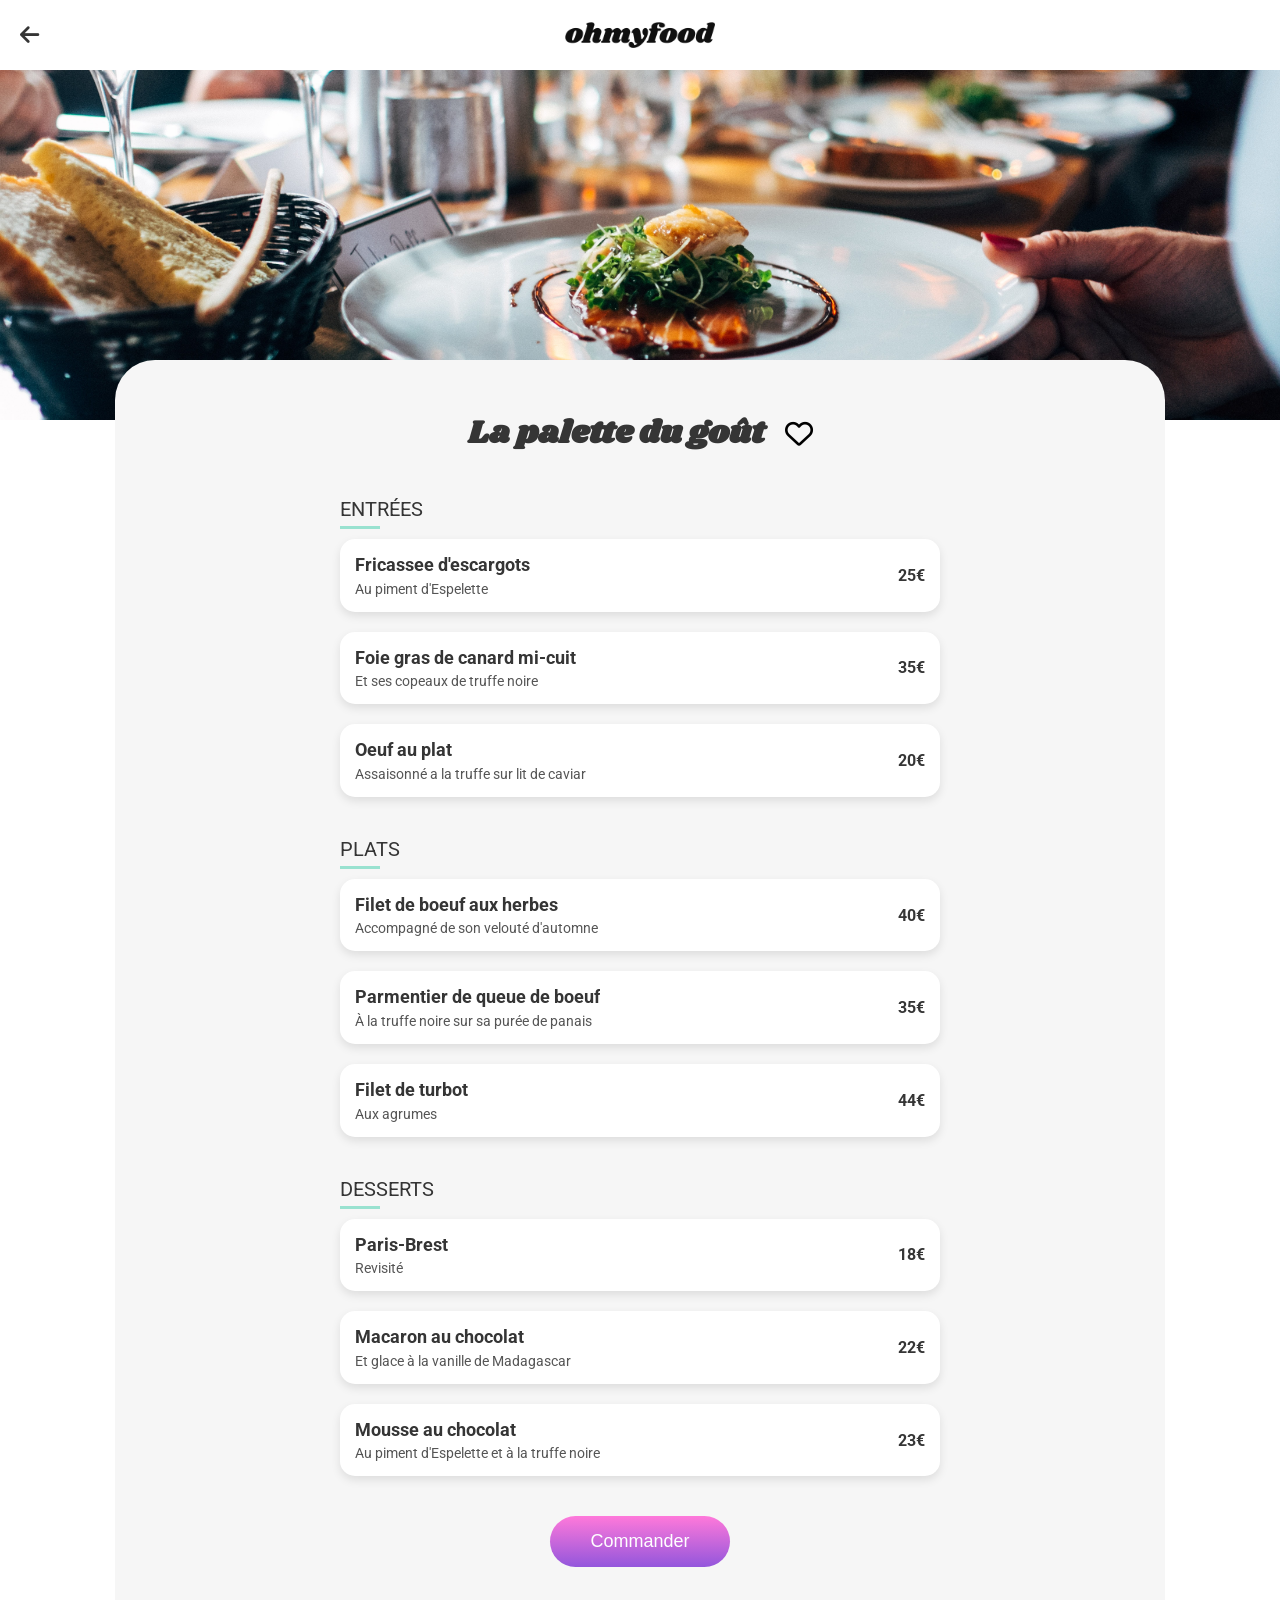
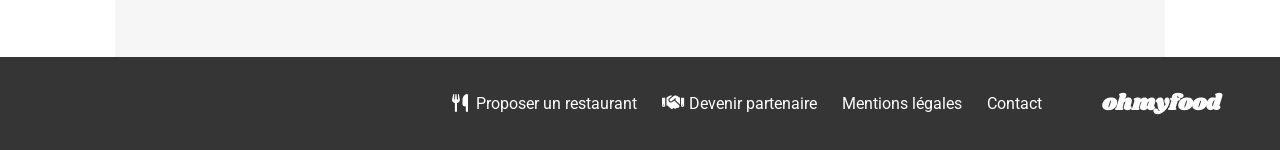
<file: menu1.html>
<!DOCTYPE html>
<html lang="fr">
<head>
  <meta charset="UTF-8">
  <meta name="viewport" content="width=device-width, initial-scale=1.0">
  <title>Ohmyfood - La palette du goût</title>

      <!-- Polices Google -->
  <link rel="preconnect" href="https://fonts.googleapis.com">
  <link rel="preconnect" href="https://fonts.gstatic.com" crossorigin>
  <link href="https://fonts.googleapis.com/css2?family=Roboto:wght@300;400;500;700&family=Shrikhand&display=swap" rel="stylesheet">

  <!-- Font Awesome -->
  <link rel="stylesheet" href="https://cdnjs.cloudflare.com/ajax/libs/font-awesome/6.5.0/css/all.min.css">

      <!-- Ton CSS -->    
  <link rel="stylesheet" href="assets/css/main.css">
</head>

<body>
    
  <!-- HEADER -->  <!-- BOUTON DE RETOUR -->

  <header class="header">

      <a href="index.html" class="back-button" aria-label="Retour à l'accueil">
    <i class="fa-solid fa-arrow-left"></i>
    </a>

    <a href="index.html" class="header__logo">
      <img src="assets/images/logo/ohmyfood.png" alt="Logo Ohmyfood">
    </a>
  </header>

  <main class="menu-page">

    <!-- IMAGE DU RESTAURANT -->
    <div class="restaurant-banner">
              <img src="assets/images/restaurants/jay-wennington-N_Y88TWmGwA-unsplash.jpg" alt="La palette du goût">
    </div>

    <div class="menu-content">

    <!-- TITRE + COEUR -->
    <section class="restaurant-header">
      <h1 class="restaurant-title">La palette du goût</h1>
      <button class="like-button" aria-label="Ajouter ce restaurant aux favoris">
         <i class="fa-regular fa-heart heart"></i>
      </button>
    </section>

    <!-- MENU -->
    <section class="menu">

      <h2 class="menu-section-title">Entrées</h2>
      <div class="menu-items">

        <article class="menu-card">
          <div class="menu-card__text">
            <h3>Fricassee d'escargots</h3>
            <p>Au piment d'Espelette</p>
          </div>
          <span class="menu-card__price">25€</span>
          <div class="menu-card__check">
            <i class="fa-solid fa-circle-check"></i>
            </div>
    </article>
        
    <article class="menu-card">
        <div class="menu-card__text">
        <h3>Foie gras de canard mi-cuit</h3>
        <p>Et ses copeaux de truffe noire</p>
      </div>
        <span class="menu-card__price">35€</span>
        <div class="menu-card__check">
            <i class="fa-solid fa-circle-check"></i>
            </div>
      </article>

        <article class="menu-card">
            <div class="menu-card__text">
            <h3>Oeuf au plat</h3>
            <p>Assaisonné a la truffe sur lit de caviar</p>
            </div>
            <span class="menu-card__price">20€</span>
            <div class="menu-card__check">
                <i class="fa-solid fa-circle-check"></i>
                </div>
        </article>
        </div>

      <h2 class="menu-section-title">Plats</h2>
      <div class="menu-items">

        <article class="menu-card">
        <div class="menu-card__text">
        <h3>Filet de boeuf aux herbes</h3>
        <p>Accompagné de son velouté d'automne</p>
      </div>

        <span class="menu-card__price">40€</span>

        <div class="menu-card__check">
            <i class="fa-solid fa-circle-check"></i>
            </div>

      </article>

        <article class="menu-card">
            <div class="menu-card__text">
            <h3>Parmentier de queue de boeuf</h3>
            <p>À la truffe noire sur sa purée de panais</p>
          </div>
            <span class="menu-card__price">35€</span>
            <div class="menu-card__check">
                <i class="fa-solid fa-circle-check"></i>
                </div>
        </article>

        <article class="menu-card">
           <div class="menu-card__text">
            <h3>Filet de turbot</h3>
            <p>Aux agrumes</p>
           </div>
           <span class="menu-card__price">44€</span>
           <div class="menu-card__check">
          <i class="fa-solid fa-circle-check"></i>
            </div>
        </article>
        <!-- plats -->
      </div>

      <h2 class="menu-section-title">Desserts</h2>
      <div class="menu-items">

          <article class="menu-card">
            <div class="menu-card__text">
            <h3>Paris-Brest</h3>
            <p>Revisité</p>
            </div>
            <span class="menu-card__price">18€</span>
            <div class="menu-card__check">
                <i class="fa-solid fa-circle-check"></i>
                </div>
        </article> 

        <article class="menu-card">
            <div class="menu-card__text">
            <h3>Macaron au chocolat</h3>
            <p>Et glace à la vanille de Madagascar</p>
            </div>
            <span class="menu-card__price">22€</span>
            <div class="menu-card__check">
                <i class="fa-solid fa-circle-check"></i>
                </div>
        </article>

        <article class="menu-card">
        <div class="menu-card__text">
        <h3>Mousse au chocolat</h3>
        <p>Au piment d'Espelette et à la truffe noire</p>
        </div>
        <span class="menu-card__price">23€</span>
        <div class="menu-card__check">
        <i class="fa-solid fa-circle-check"></i>
        </div>
        </article>

      </div>

    </section>

    <section class="button">
        <button class="order-button">Commander</button>
    </section>
      </div>

  </main>

 <!-- FOOTER -->
  <footer class="footer">
    <ul class="footer__links">
      <li><a href="#">      
      <i class="fa-solid fa-utensils"></i>
      Proposer un restaurant
    </a></li>
      <li><a href="#"></a>
        <i class="fa-solid fa-handshake"></i>
         Devenir partenaire
        </li>
      <li><a href="#">Mentions légales</a></li>
      <li><a href="mailto:contact@ohmyfood.com">Contact</a></li>

    </ul>
    <h2 class="footer__logo">ohmyfood</h2>

  </footer>

<script src="assets/js/menu.js"></script>

</body>
</html>
</file>
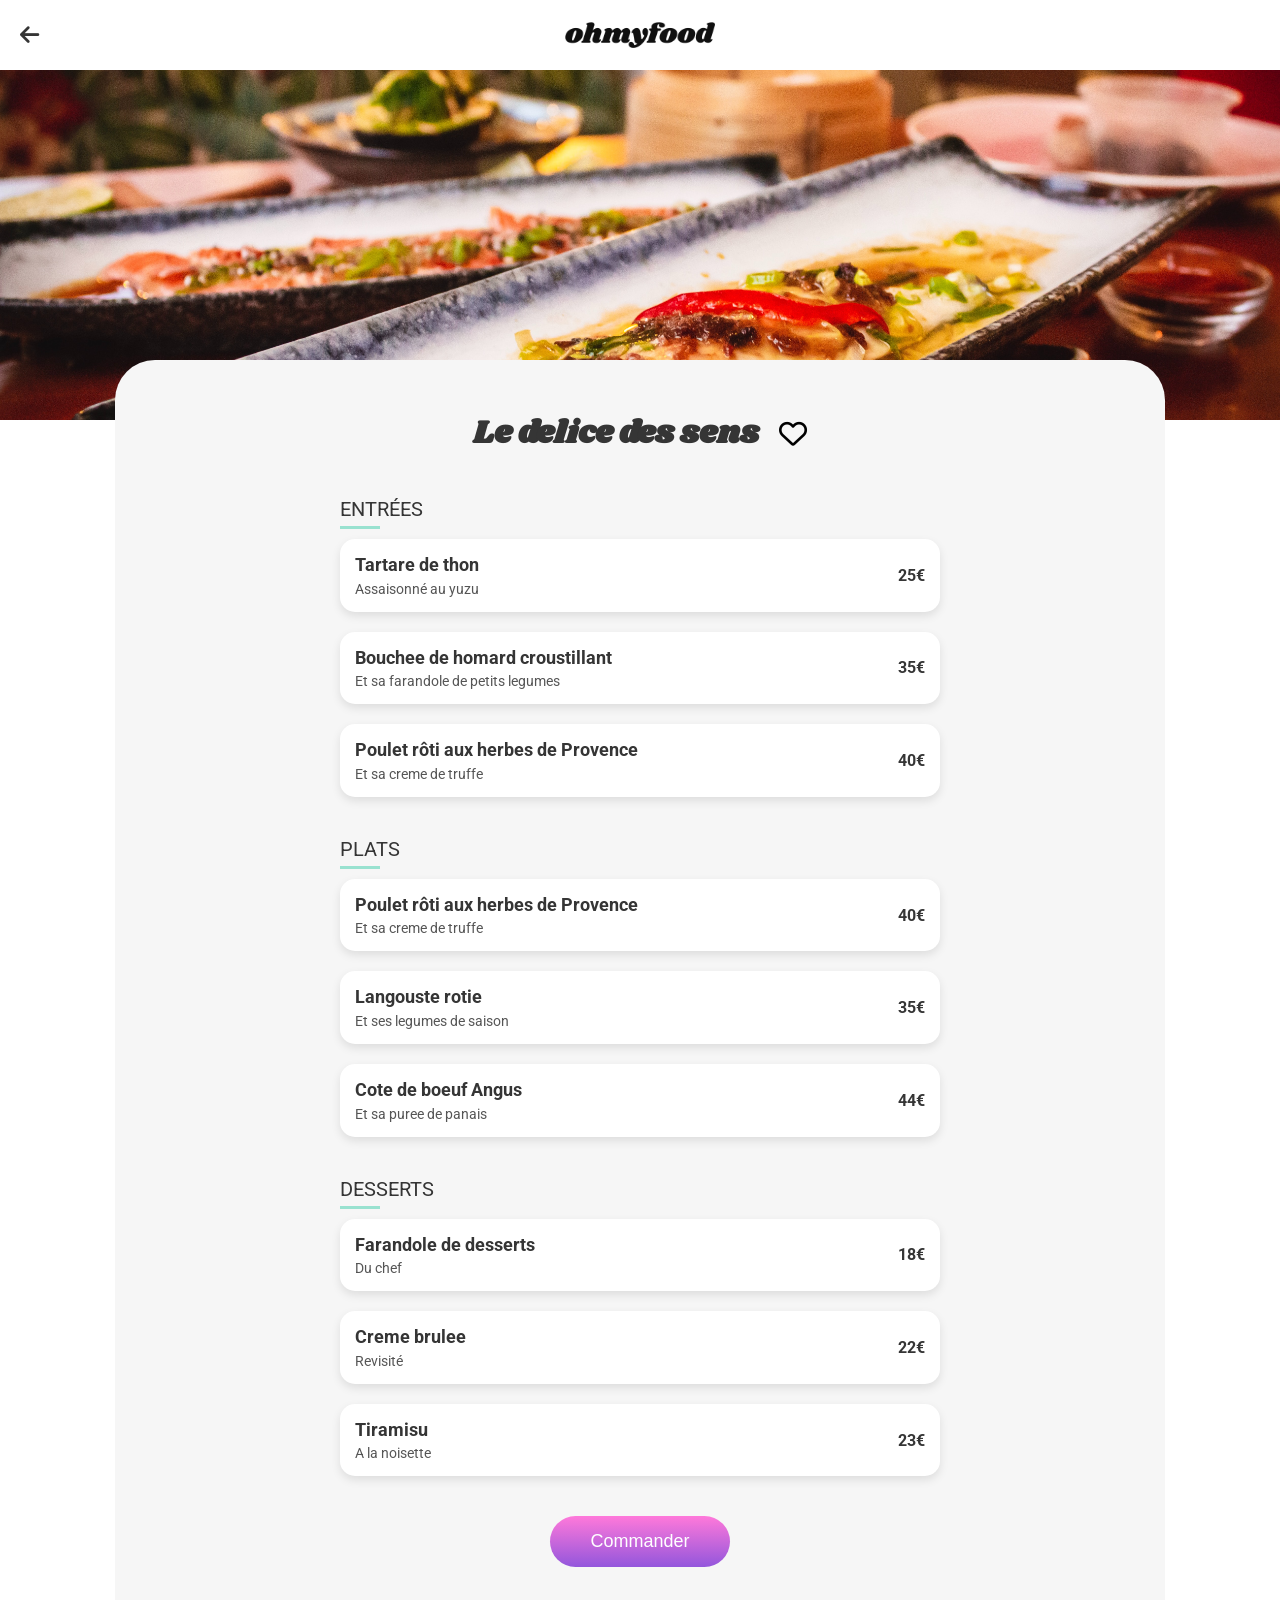
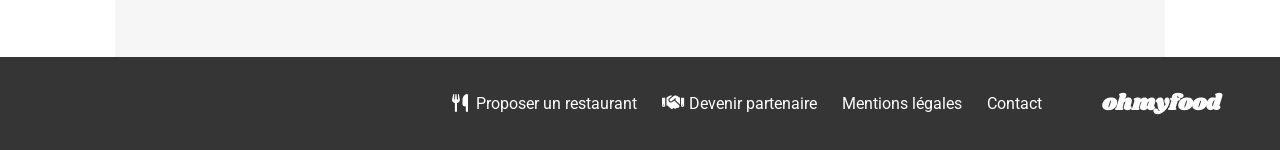
<file: menu2.html>
<!DOCTYPE html>
<html lang="fr">
<head>
  <meta charset="UTF-8">
  <meta name="viewport" content="width=device-width, initial-scale=1.0">
  <title>Ohmyfood - Le delice des sens</title>

      <!-- Polices Google -->
  <link rel="preconnect" href="https://fonts.googleapis.com">
    <link rel="preconnect" href="https://fonts.gstatic.com" crossorigin>
    <link href="https://fonts.googleapis.com/css2?family=Roboto:wght@300;400;500;700&family=Shrikhand&display=swap" rel="stylesheet">

    <!-- Font Awesome -->
  <link rel="stylesheet" href="https://cdnjs.cloudflare.com/ajax/libs/font-awesome/6.5.0/css/all.min.css">

    <!-- Ton CSS -->    
  <link rel="stylesheet" href="assets/css/main.css">
</head>

<body>

     <!-- HEADER -->   <!-- BOUTON DE RETOUR -->

  <header class="header">

    <a href="index.html" class="back-button" aria-label="Retour à l'accueil">
    <i class="fa-solid fa-arrow-left"></i>
  </a>
    <a href="index.html">
        <img src="assets/images/logo/ohmyfood.png" alt="Logo Ohmyfood" class="header__logo">
    </a>
    </header>

    <main>
        <!-- IMAGE DU RESTAURANT -->
        <div class="restaurant-banner">
            <img src="assets/images/restaurants/louis-hansel-shotsoflouis-qNBGVyOCY8Q-unsplash.jpg" alt="Le delice des sens">
        </div>
      <div class="menu-content">

        <!-- TITRE + COEUR -->
         <section class="restaurant-header">
            <h1 class="restaurant-title">Le delice des sens</h1>
            <button class="like-button" aria-label="Ajouter ce restaurant aux favoris">
            <i class="fa-regular fa-heart heart"></i>
            </button>
         </section>

        <!-- MENU -->
         <section class ="menu">

            <h2 class="menu-section-title">Entrées</h2>
            <div class="menu-items">

                <article class="menu-card">
                    <div class="menu-card__text">
                        <h3>Tartare de thon </h3>
                        <p>Assaisonné au yuzu</p>
                        </div>
                        <span class="menu-card__price">25€</span>
                        <div class="menu-card__check">
                            <i class="fa-solid fa-circle-check"></i>
                            </div>
                </article>

               <article class="menu-card">
                <div class="menu-card__text">
                <h3>Bouchee de homard croustillant</h3>         
                <p>Et sa farandole de petits legumes</p>
                </div>
                <span class="menu-card__price">35€</span>
                <div class="menu-card__check">
                    <i class="fa-solid fa-circle-check"></i>    
                    </div>
                </article>

                <article class="menu-card">
                <div class="menu-card__text">
                <h3>Poulet rôti aux herbes de Provence</h3>
                <p>Et sa creme de truffe</p>
                </div>
                <span class="menu-card__price">40€</span>
                <div class="menu-card__check">
                <i class="fa-solid fa-circle-check"></i>    
                    </div>
                </article>

            </div>

            <h2 class="menu-section-title">Plats</h2>
            <div class="menu-items">

                <article class="menu-card">
                    <div class="menu-card__text">
                        <h3>Poulet rôti aux herbes de Provence</h3>
                        <p>Et sa creme de truffe</p>
                        </div>
                        <span class="menu-card__price">40€</span>
                        <div class="menu-card__check">
                            <i class="fa-solid fa-circle-check"></i>
                            </div>
                </article>

               <article class="menu-card">
                <div class="menu-card__text">
                <h3>Langouste rotie</h3>         
                <p>Et ses legumes de saison</p>
                </div>
                <span class="menu-card__price">35€</span>
                <div class="menu-card__check">
                    <i class="fa-solid fa-circle-check"></i>    
                    </div>
                </article>

                <article class="menu-card">
                <div class="menu-card__text">
                <h3>Cote de boeuf Angus</h3>
                <p>Et sa puree de panais</p>
                </div>
                <span class="menu-card__price">44€</span>
                <div class="menu-card__check">
                <i class="fa-solid fa-circle-check"></i>    
                    </div>
                </article>
            </div>

            <h2 class="menu-section-title">Desserts</h2>
      <div class="menu-items">

          <article class="menu-card">
            <div class="menu-card__text">
            <h3>Farandole de desserts</h3>
            <p>Du chef</p>
            </div>
            <span class="menu-card__price">18€</span>
            <div class="menu-card__check">
                <i class="fa-solid fa-circle-check"></i>
                </div>
        </article> 

        <article class="menu-card">
            <div class="menu-card__text">
            <h3>Creme brulee</h3>
            <p>Revisité</p>
            </div>
            <span class="menu-card__price">22€</span>
            <div class="menu-card__check">
                <i class="fa-solid fa-circle-check"></i>
                </div>
        </article>

        <article class="menu-card">
        <div class="menu-card__text">
        <h3>Tiramisu</h3>
        <p>A la noisette</p>
        </div>
        <span class="menu-card__price">23€</span>
        <div class="menu-card__check">
        <i class="fa-solid fa-circle-check"></i>
        </div>
        </article>

      </div>

    </section>

    <section class="button">
        <button class="order-button">Commander</button>
    </section>
    </div>

    </main>

  <!-- FOOTER -->
  <footer class="footer">
    <ul class="footer__links">
      <li><a href="#">      
      <i class="fa-solid fa-utensils"></i>
      Proposer un restaurant
    </a></li>
      <li><a href="#"></a>
        <i class="fa-solid fa-handshake"></i>
         Devenir partenaire
        </li>
      <li><a href="#">Mentions légales</a></li>
      <li><a href="mailto:contact@ohmyfood.com">Contact</a></li>

    </ul>
    <h2 class="footer__logo">ohmyfood</h2>

  </footer>
  
<script src="assets/js/menu.js"></script>

</body>
</html>
</file>
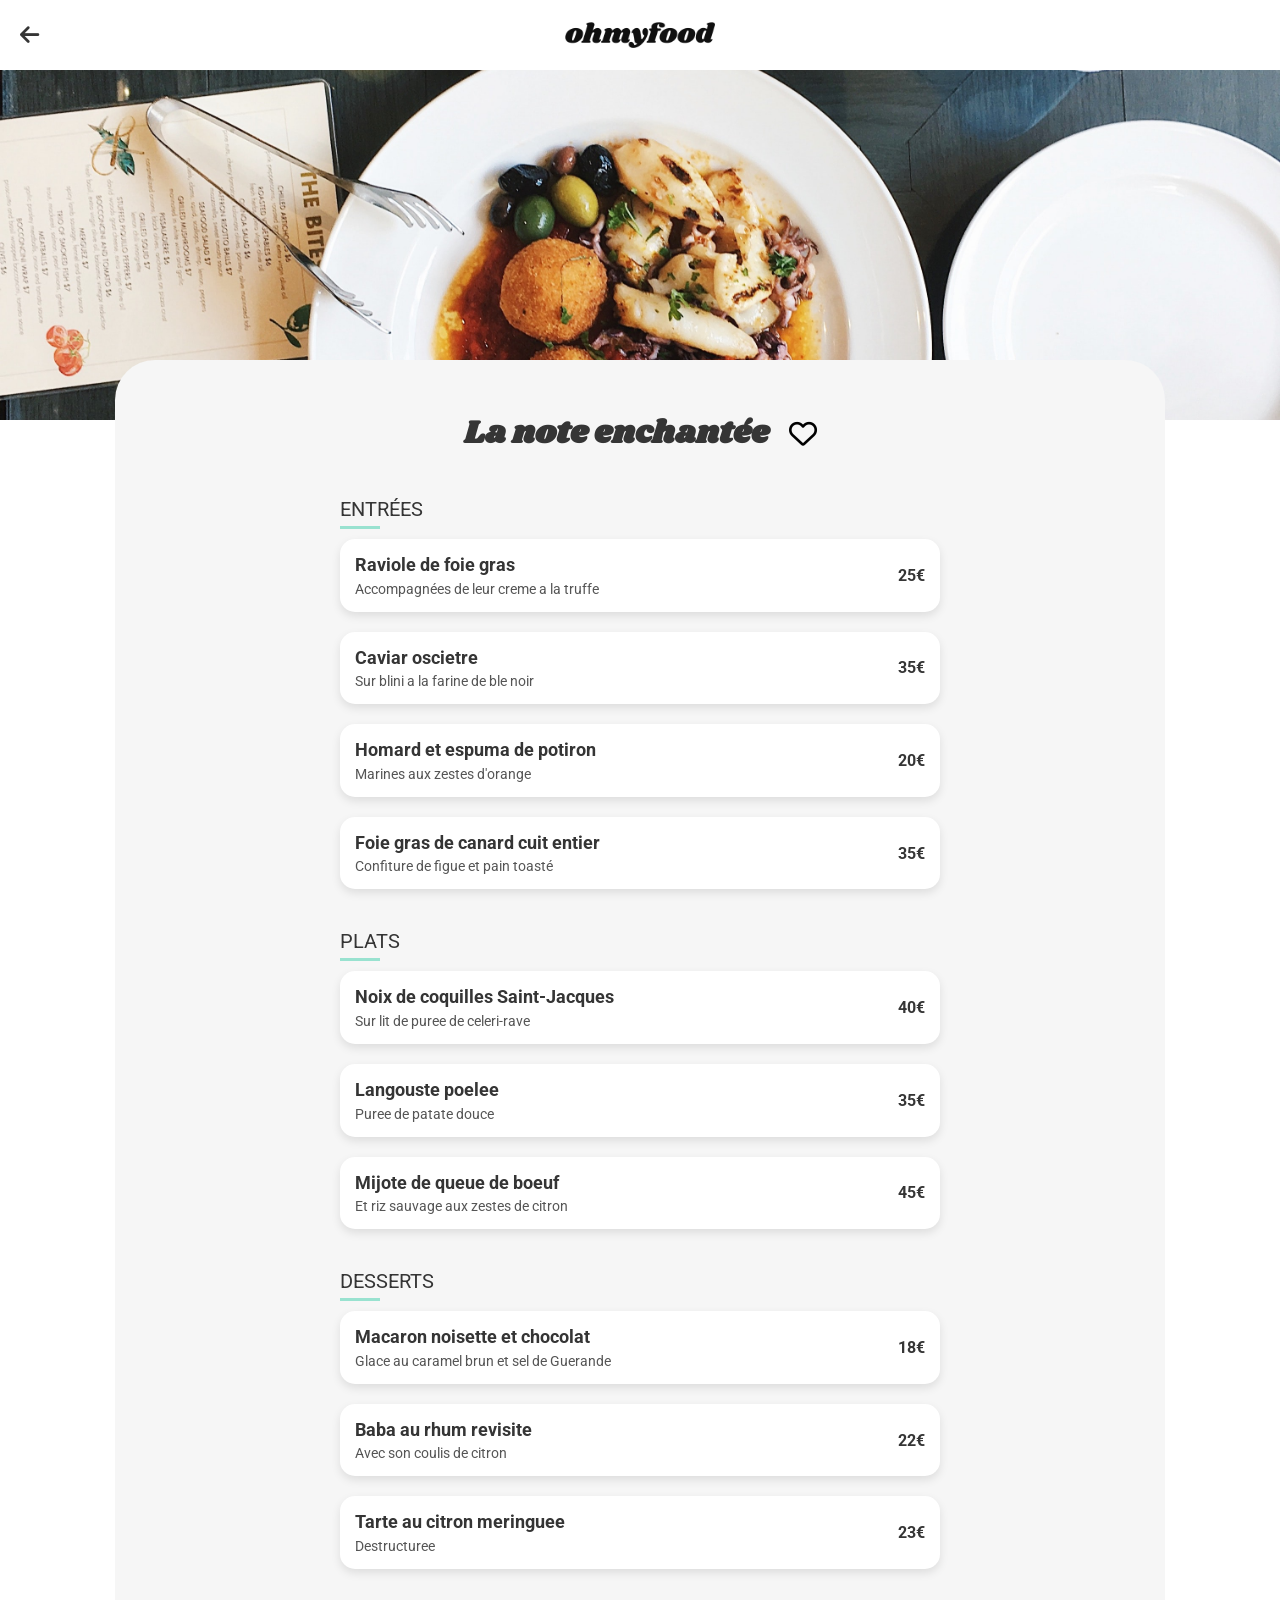
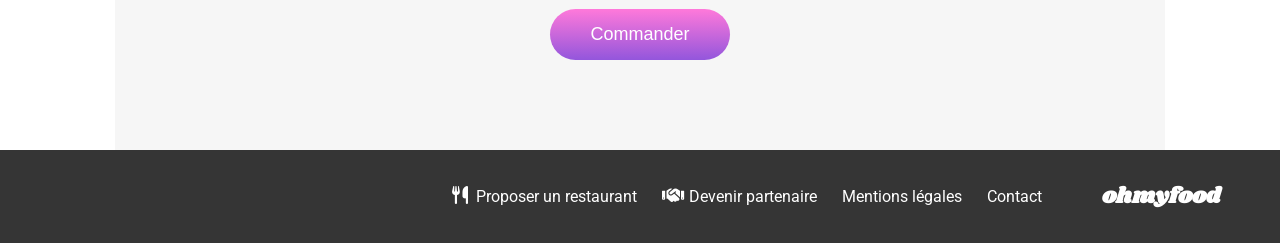
<file: menu3.html>
<!DOCTYPE html>
<html lang="fr">
<head>
  <meta charset="UTF-8">
  <meta name="viewport" content="width=device-width, initial-scale=1.0">
  <title>Ohmyfood - La note enchantee</title>

    <!-- Polices Google -->
  <link rel="preconnect" href="https://fonts.googleapis.com">
    <link rel="preconnect" href="https://fonts.gstatic.com" crossorigin>
    <link href="https://fonts.googleapis.com/css2?family=Roboto:wght@300;400;500;700&family=Shrikhand&display=swap" rel="stylesheet">

    <!-- Font Awesome -->
  <link rel="stylesheet" href="https://cdnjs.cloudflare.com/ajax/libs/font-awesome/6.5.0/css/all.min.css">

    <!-- Ton CSS -->    
  <link rel="stylesheet" href="assets/css/main.css">
</head>

<body>

     <!-- HEADER -->   <!-- BOUTON DE RETOUR -->

  <header class="header">

    <a href="index.html" class="back-button" aria-label="Retour à l'accueil">
    <i class="fa-solid fa-arrow-left"></i>
</a>
    <a href="index.html">
        <img src="assets/images/logo/ohmyfood.png" alt="Logo Ohmyfood" class="header__logo">
    </a>
    </header>

    <main>
        <!-- IMAGE DU RESTAURANT -->
        <div class="restaurant-banner">
            <img src="assets/images/restaurants/stil-u2Lp8tXIcjw-unsplash.jpg" alt="La note enchantee">
        </div>
      <div class="menu-content">

        <!-- TITRE + COEUR -->
         <section class="restaurant-header">
            <h1 class="restaurant-title">La note enchantée</h1>
            <button class="like-button" aria-label="Ajouter ce restaurant aux favoris">
                <i class="fa-regular fa-heart heart"></i>
            </button>
         </section>

        <!-- MENU -->
         <section class ="menu">

            <h2 class="menu-section-title">Entrées</h2>
            <div class="menu-items">

                <article class="menu-card">
                    <div class="menu-card__text">
                        <h3>Raviole de foie gras</h3>
                        <p>Accompagnées de leur creme a la truffe</p>
                        </div>
                        <span class="menu-card__price">25€</span>
                        <div class="menu-card__check">
                            <i class="fa-solid fa-circle-check"></i>
                            </div>
                </article>

               <article class="menu-card">
                <div class="menu-card__text">
                <h3>Caviar oscietre</h3>         
                <p>Sur blini a la farine de ble noir</p>
                </div>
                <span class="menu-card__price">35€</span>
                <div class="menu-card__check">
                    <i class="fa-solid fa-circle-check"></i>    
                    </div>
                </article>

                <article class="menu-card">
                <div class="menu-card__text">
                <h3>Homard et espuma de potiron</h3>
                <p>Marines aux zestes d'orange</p>
                </div>
                <span class="menu-card__price">20€</span>
                <div class="menu-card__check">
                <i class="fa-solid fa-circle-check"></i>    
                    </div>
                </article>

                <article class="menu-card">
                <div class="menu-card__text">
                <h3>Foie gras de canard cuit entier</h3>
                <p>Confiture de figue et pain toasté</p>
                </div>
                <span class="menu-card__price">35€</span>
                <div class="menu-card__check">
                <i class="fa-solid fa-circle-check"></i>    
                    </div>
                </article>
            </div>

            <h2 class="menu-section-title">Plats</h2>
            <div class="menu-items">

                <article class="menu-card">
                    <div class="menu-card__text">
                        <h3>Noix de coquilles Saint-Jacques</h3>
                        <p>Sur lit de puree de celeri-rave</p>
                        </div>
                        <span class="menu-card__price">40€</span>
                        <div class="menu-card__check">
                            <i class="fa-solid fa-circle-check"></i>
                            </div>
                </article>

               <article class="menu-card">
                <div class="menu-card__text">
                <h3>Langouste poelee</h3>         
                <p>Puree de patate douce</p>
                </div>
                <span class="menu-card__price">35€</span>
                <div class="menu-card__check">
                    <i class="fa-solid fa-circle-check"></i>    
                    </div>
                </article>

                <article class="menu-card">
                <div class="menu-card__text">
                <h3>Mijote de queue de boeuf</h3>
                <p>Et riz sauvage aux zestes de citron</p>
                </div>
                <span class="menu-card__price">45€</span>
                <div class="menu-card__check">
                <i class="fa-solid fa-circle-check"></i>    
                    </div>
                </article>
            </div>

            <h2 class="menu-section-title">Desserts</h2>
      <div class="menu-items">

          <article class="menu-card">
            <div class="menu-card__text">
            <h3>Macaron noisette et chocolat</h3>
            <p>Glace au caramel brun et sel de Guerande</p>
            </div>
            <span class="menu-card__price">18€</span>
            <div class="menu-card__check">
                <i class="fa-solid fa-circle-check"></i>
                </div>
        </article> 

        <article class="menu-card">
            <div class="menu-card__text">
            <h3>Baba au rhum revisite</h3>
            <p>Avec son coulis de citron</p>
            </div>
            <span class="menu-card__price">22€</span>
            <div class="menu-card__check">
                <i class="fa-solid fa-circle-check"></i>
                </div>
        </article>

        <article class="menu-card">
        <div class="menu-card__text">
        <h3>Tarte au citron meringuee</h3>
        <p>Destructuree</p>
        </div>
        <span class="menu-card__price">23€</span>
        <div class="menu-card__check">
        <i class="fa-solid fa-circle-check"></i>
        </div>
        </article>

      </div>

    </section>

    <section class="button">
        <button class="order-button">Commander</button>
    </section>
    </div>

    </main>

  <!-- FOOTER -->
  <footer class="footer">
    <ul class="footer__links">
      <li><a href="#">      
      <i class="fa-solid fa-utensils"></i>
      Proposer un restaurant
    </a></li>
      <li><a href="#"></a>
        <i class="fa-solid fa-handshake"></i>
         Devenir partenaire
        </li>
      <li><a href="#">Mentions légales</a></li>
      <li><a href="mailto:contact@ohmyfood.com">Contact</a></li>

    </ul>
    <h2 class="footer__logo">ohmyfood</h2>

  </footer>
  
<script src="assets/js/menu.js"></script>

</body>
</html>
</file>
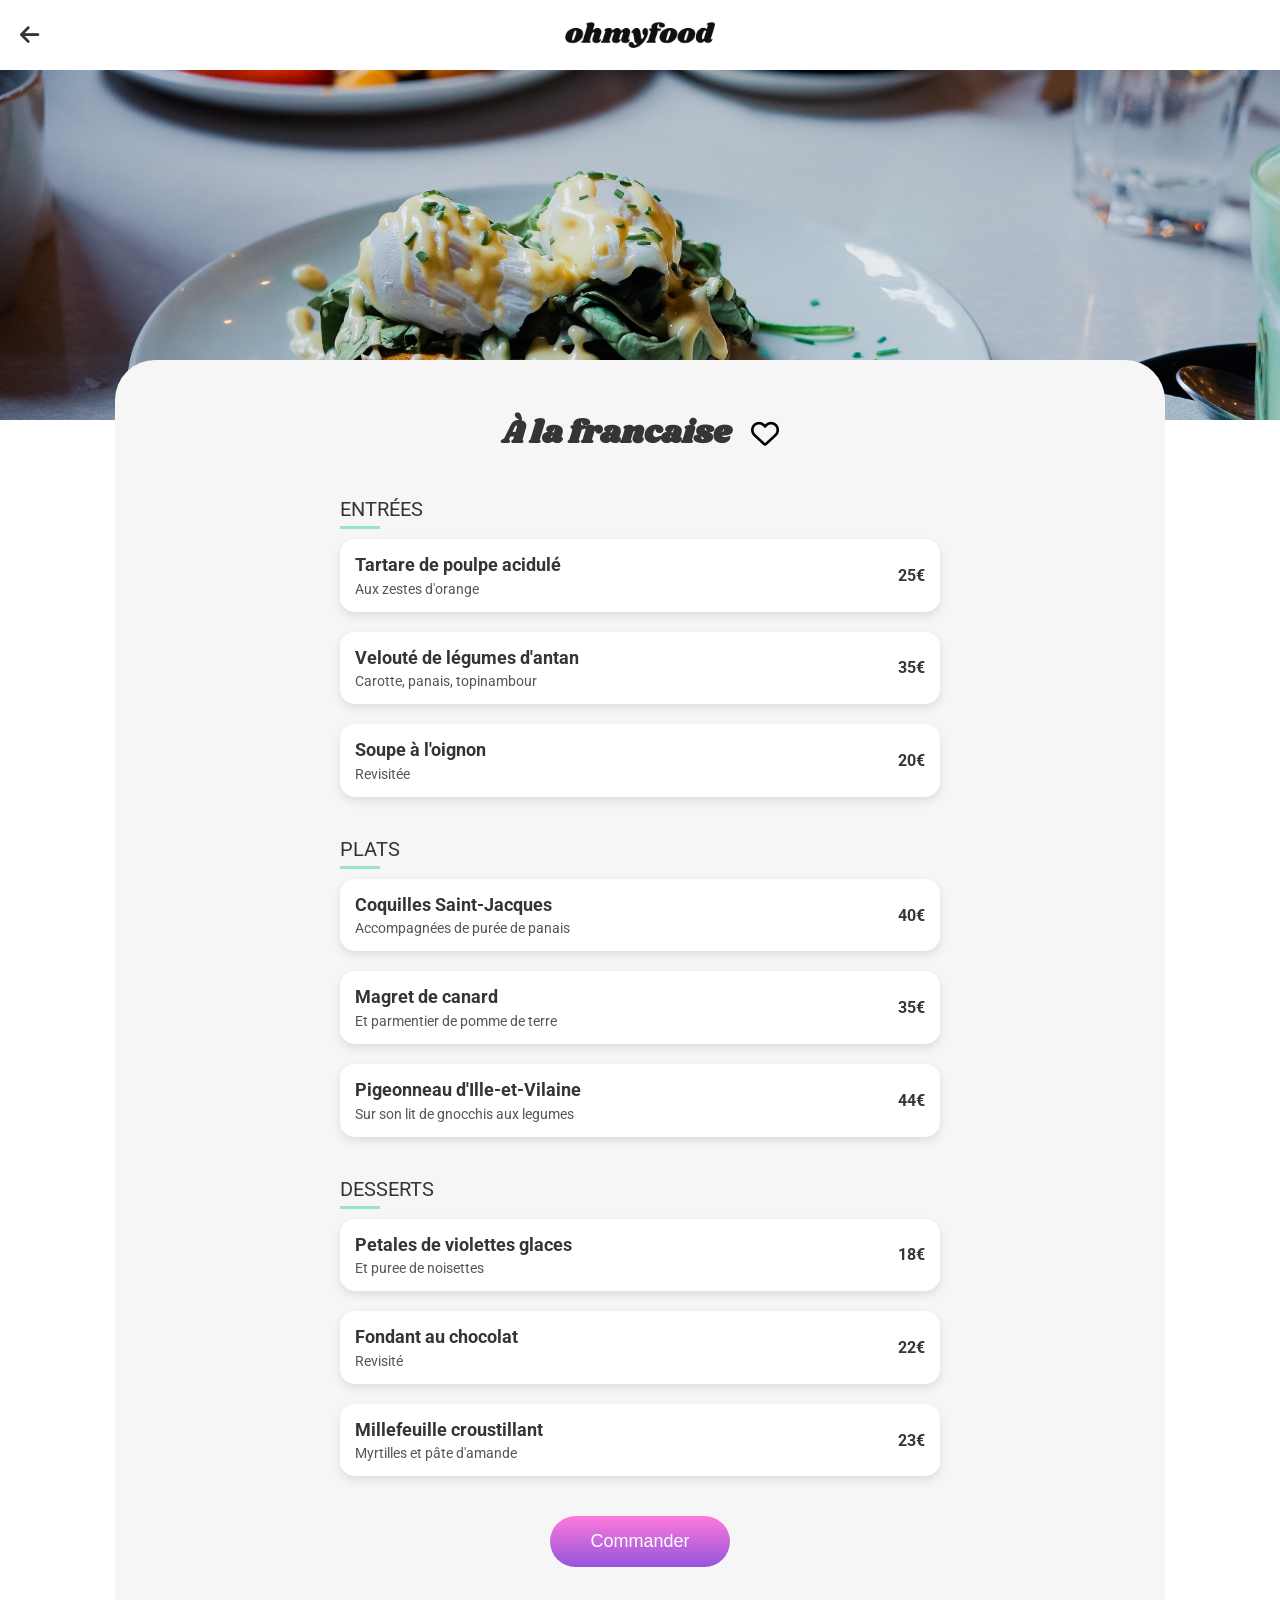
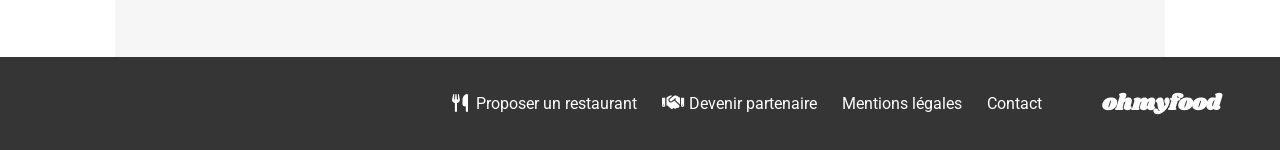
<file: menu4.html>
<!DOCTYPE html>
<html lang="fr">
<head>
  <meta charset="UTF-8">
  <meta name="viewport" content="width=device-width, initial-scale=1.0">
  <title>Ohmyfood - A la francaise</title>

  <!-- Polices Google -->
  <link rel="preconnect" href="https://fonts.googleapis.com">
<link rel="preconnect" href="https://fonts.gstatic.com" crossorigin>
<link href="https://fonts.googleapis.com/css2?family=Roboto:wght@300;400;500;700&family=Shrikhand&display=swap" rel="stylesheet">

<!-- Font Awesome -->
  <link rel="stylesheet" href="https://cdnjs.cloudflare.com/ajax/libs/font-awesome/6.5.0/css/all.min.css">

<!-- Ton CSS -->    
  <link rel="stylesheet" href="assets/css/main.css">
</head>

<body>
     <!-- HEADER -->  <!-- BOUTON DE RETOUR -->

  <header class="header">

    <a href="index.html" class="back-button" aria-label="Retour à l'accueil">
    <i class="fa-solid fa-arrow-left"></i>
</a>
    <a href="index.html">
        <img src="assets/images/logo/ohmyfood.png" alt="Logo Ohmyfood" class="header__logo">
    </a>
    </header>

    <main>
        <!-- IMAGE DU RESTAURANT -->
        <div class="restaurant-banner">
            <img src="assets/images/restaurants/toa-heftiba-DQKerTsQwi0-unsplash.jpg" alt="À la francaise">
        </div>
      <div class="menu-content">

        <!-- TITRE + COEUR -->
         <section class="restaurant-header">
            <h1 class="restaurant-title">À la francaise</h1>
            <button class="like-button" aria-label="Ajouter ce restaurant aux favoris">
               <i class="fa-regular fa-heart heart"></i>
            </button>
         </section>

        <!-- MENU -->
         <section class ="menu">

            <h2 class="menu-section-title">Entrées</h2>
            <div class="menu-items">

                <article class="menu-card">
                    <div class="menu-card__text">
                        <h3>Tartare de poulpe acidulé</h3>
                        <p>Aux zestes d'orange</p>
                        </div>
                        <span class="menu-card__price">25€</span>
                        <div class="menu-card__check">
                            <i class="fa-solid fa-circle-check"></i>
                            </div>
                </article>

               <article class="menu-card">
                <div class="menu-card__text">
                <h3>Velouté de légumes d'antan</h3>         
                <p>Carotte, panais, topinambour</p>
                </div>
                <span class="menu-card__price">35€</span>
                <div class="menu-card__check">
                    <i class="fa-solid fa-circle-check"></i>    
                    </div>
                </article>

                <article class="menu-card">
                <div class="menu-card__text">
                <h3>Soupe à l'oignon</h3>
                <p>Revisitée</p>
                </div>
                <span class="menu-card__price">20€</span>
                <div class="menu-card__check">
                <i class="fa-solid fa-circle-check"></i>    
                    </div>
                </article>
            </div>

            <h2 class="menu-section-title">Plats</h2>
            <div class="menu-items">

                <article class="menu-card">
                    <div class="menu-card__text">
                        <h3>Coquilles Saint-Jacques</h3>
                        <p>Accompagnées de purée de panais</p>
                        </div>
                        <span class="menu-card__price">40€</span>
                        <div class="menu-card__check">
                            <i class="fa-solid fa-circle-check"></i>
                            </div>
                </article>

               <article class="menu-card">
                <div class="menu-card__text">
                <h3>Magret de canard</h3>         
                <p>Et parmentier de pomme de terre</p>
                </div>
                <span class="menu-card__price">35€</span>
                <div class="menu-card__check">
                    <i class="fa-solid fa-circle-check"></i>    
                    </div>
                </article>

                <article class="menu-card">
                <div class="menu-card__text">
                <h3>Pigeonneau d'Ille-et-Vilaine</h3>
                <p>Sur son lit de gnocchis aux legumes</p>
                </div>
                <span class="menu-card__price">44€</span>
                <div class="menu-card__check">
                <i class="fa-solid fa-circle-check"></i>    
                    </div>
                </article>
            </div>

            <h2 class="menu-section-title">Desserts</h2>
      <div class="menu-items">

          <article class="menu-card">
            <div class="menu-card__text">
            <h3>Petales de violettes glaces</h3>
            <p>Et puree de noisettes</p>
            </div>
            <span class="menu-card__price">18€</span>
            <div class="menu-card__check">
                <i class="fa-solid fa-circle-check"></i>
                </div>
        </article> 

        <article class="menu-card">
            <div class="menu-card__text">
            <h3>Fondant au chocolat</h3>
            <p>Revisité</p>
            </div>
            <span class="menu-card__price">22€</span>
            <div class="menu-card__check">
                <i class="fa-solid fa-circle-check"></i>
                </div>
        </article>

        <article class="menu-card">
        <div class="menu-card__text">
        <h3>Millefeuille croustillant</h3>
        <p>Myrtilles et pâte d'amande</p>
        </div>
        <span class="menu-card__price">23€</span>
        <div class="menu-card__check">
        <i class="fa-solid fa-circle-check"></i>
        </div>
        </article>

      </div>

    </section>

    <section class="button">
        <button class="order-button">Commander</button>
    </section>
    </div>

    </main>

  <!-- FOOTER -->
  <footer class="footer">
    <ul class="footer__links">
      <li><a href="#">      
      <i class="fa-solid fa-utensils"></i>
      Proposer un restaurant
    </a></li>
      <li><a href="#"></a>
        <i class="fa-solid fa-handshake"></i>
         Devenir partenaire
        </li>
      <li><a href="#">Mentions légales</a></li>
      <li><a href="mailto:contact@ohmyfood.com">Contact</a></li>

    </ul>
    <h2 class="footer__logo">ohmyfood</h2>

  </footer>
  
<script src="assets/js/menu.js"></script>

</body>
</html>
</file>
<file: assets/css/main.css>
@charset "UTF-8";
* {
  margin: 0;
  padding: 0;
  -webkit-box-sizing: border-box;
          box-sizing: border-box;
}

img {
  max-width: 100%;
  display: block;
}

ul {
  list-style: none;
}

a {
  text-decoration: none;
  color: inherit;
}

body {
  font-family: "Roboto", sans-serif;
  background-color: #ffffff;
  color: #353535;
}

h1, h2, h3 {
  font-family: "Roboto", sans-serif;
}

.restaurant-title {
  font-family: "Shrikhand", cursive !important;
}

/* ============================
   HEADER — MOBILE FIRST
============================ */
.header {
  display: -webkit-box;
  display: -ms-flexbox;
  display: flex;
  -webkit-box-pack: center;
      -ms-flex-pack: center;
          justify-content: center;
  -webkit-box-align: center;
      -ms-flex-align: center;
          align-items: center;
  background-color: #fff;
  -webkit-box-shadow: 0 3px 3px rgba(0, 0, 0, 0.2);
          box-shadow: 0 3px 3px rgba(0, 0, 0, 0.2);
  position: relative;
  z-index: 10;
  height: 70px;
  padding: 0 20px;
}

.header__logo {
  width: 150px;
  height: auto;
}

@media (min-width: 1024px) {
  .header {
    -webkit-box-shadow: none;
            box-shadow: none;
  }
}
.footer {
  background-color: #353535;
  color: #ffffff;
  padding: 30px 20px;
  display: -webkit-box;
  display: -ms-flexbox;
  display: flex;
  -webkit-box-orient: vertical;
  -webkit-box-direction: normal;
      -ms-flex-direction: column;
          flex-direction: column;
  -webkit-box-align: start;
      -ms-flex-align: start;
          align-items: flex-start;
  gap: 20px;
}

/* LOGO EN PREMIER EN MOBILE */
.footer__logo {
  -webkit-box-ordinal-group: 2;
      -ms-flex-order: 1;
          order: 1;
  font-family: "Shrikhand", cursive;
  font-size: 22px;
}

/* LIENS EN DEUXIÈME EN MOBILE */
.footer__links {
  -webkit-box-ordinal-group: 3;
      -ms-flex-order: 2;
          order: 2;
  display: -webkit-box;
  display: -ms-flexbox;
  display: flex;
  -webkit-box-orient: vertical;
  -webkit-box-direction: normal;
      -ms-flex-direction: column;
          flex-direction: column;
  gap: 10px;
}

.footer__links a {
  color: #ffffff;
  display: -webkit-box;
  display: -ms-flexbox;
  display: flex;
  -webkit-box-align: center;
      -ms-flex-align: center;
          align-items: center;
  gap: 8px; /* espace entre icône et texte */
  font-size: 16px;
}

.footer__links i {
  font-size: 18px;
}

@media (min-width: 1024px) {
  .footer {
    display: -webkit-box;
    display: -ms-flexbox;
    display: flex;
    -webkit-box-orient: horizontal;
    -webkit-box-direction: normal;
        -ms-flex-direction: row;
            flex-direction: row;
    -webkit-box-pack: end;
        -ms-flex-pack: end;
            justify-content: flex-end;
    -webkit-box-align: center;
        -ms-flex-align: center;
            align-items: center;
    gap: 60px;
    padding: 30px 60px;
  }
  /* On remet l’ordre normal */
  .footer__logo {
    -webkit-box-ordinal-group: 3;
        -ms-flex-order: 2;
            order: 2;
  }
  .footer__links {
    -webkit-box-ordinal-group: 2;
        -ms-flex-order: 1;
            order: 1;
    -webkit-box-orient: horizontal;
    -webkit-box-direction: normal;
        -ms-flex-direction: row;
            flex-direction: row;
    gap: 25px;
    -webkit-box-align: right;
    -ms-flex-align: right;
    align-items:  flex-end;
  }
}
.btn {
  display: inline-block;
  padding: 15px 20px;
  border-radius: 25px;
  font-weight: 500;
  text-align: center;
  -webkit-transition: opacity 0.3s ease, -webkit-transform 0.3s ease, -webkit-box-shadow 0.3s ease;
  transition: opacity 0.3s ease, -webkit-transform 0.3s ease, -webkit-box-shadow 0.3s ease;
  transition: transform 0.3s ease, box-shadow 0.3s ease, opacity 0.3s ease;
  transition: transform 0.3s ease, box-shadow 0.3s ease, opacity 0.3s ease, -webkit-transform 0.3s ease, -webkit-box-shadow 0.3s ease;
}

.btn--primary {
  background: -webkit-gradient(linear, left top, left bottom, from(#FF79DA), to(#9356DC));
  background: linear-gradient(#FF79DA, #9356DC);
  color: #ffffff;
  -webkit-box-shadow: 0 6px 5px rgba(0, 0, 0, 0.2);
          box-shadow: 0 6px 5px rgba(0, 0, 0, 0.2);
  padding: 15px 30px;
  font-size: 16px;
  border-radius: 30px;
}

.btn--primary:hover {
  -webkit-transform: scale(1.03);
          transform: scale(1.03);
  opacity: 0.9;
  -webkit-box-shadow: 0 6px 15px rgba(0, 0, 0, 0.25);
          box-shadow: 0 6px 15px rgba(0, 0, 0, 0.25);
}

.back-button {
  position: absolute;
  top: 50%;
  left: 20px;
  font-size: 22px;
  color: #353535;
  z-index: 10;
  -webkit-transform: translateY(-50%);
          transform: translateY(-50%); /* centré verticalement */
}
.back-button i {
  -webkit-transition: -webkit-transform 0.2s ease;
  transition: -webkit-transform 0.2s ease;
  transition: transform 0.2s ease;
  transition: transform 0.2s ease, -webkit-transform 0.2s ease;
}
.back-button:hover i {
  -webkit-transform: translateX(-3px);
          transform: translateX(-3px);
}

.card {
  background-color: #ffffff;
  border-radius: 20px;
  overflow: hidden;
  -webkit-box-shadow: 0 4px 10px rgba(0, 0, 0, 0.1);
          box-shadow: 0 4px 10px rgba(0, 0, 0, 0.1);
  -webkit-transition: -webkit-transform 0.3s ease, -webkit-box-shadow 0.3s ease;
  transition: -webkit-transform 0.3s ease, -webkit-box-shadow 0.3s ease;
  transition: transform 0.3s ease, box-shadow 0.3s ease;
  transition: transform 0.3s ease, box-shadow 0.3s ease, -webkit-transform 0.3s ease, -webkit-box-shadow 0.3s ease;
}

/* image : on fixe la hauteur sur l’img, pas sur la card */
.card__image {
  position: relative;
}

.card__image img {
  width: 100%;
  height: 180px;
  -o-object-fit: cover;
     object-fit: cover;
}

/* badge "Nouveau" */
.card__badge {
  position: absolute;
  top: 10px;
  right: 10px;
  background-color: #99E2D0;
  color: #008766;
  padding: 5px 10px;
  border-radius: 5px;
  font-size: 14px;
  font-weight: 600;
}

/* contenu sous l’image */
.card__content {
  display: -webkit-box;
  display: -ms-flexbox;
  display: flex;
  -webkit-box-pack: justify;
      -ms-flex-pack: justify;
          justify-content: space-between;
  -webkit-box-align: center;
      -ms-flex-align: center;
          align-items: center;
  padding: 15px;
}

/* bloc texte à gauche */
.card__text {
  display: -webkit-box;
  display: -ms-flexbox;
  display: flex;
  -webkit-box-orient: vertical;
  -webkit-box-direction: normal;
      -ms-flex-direction: column;
          flex-direction: column;
}

.card__title {
  font-size: 18px;
  font-weight: 700;
  margin-bottom: 5px;
}

.card__subtitle {
  font-size: 15px;
  font-weight: 300;
  color: #353535;
}

/* cœur à droite qui est centré verticalement */
.heart {
  font-size: 24px;
  cursor: pointer;
  -webkit-transition: color 0.3s ease, -webkit-transform 0.3s ease;
  transition: color 0.3s ease, -webkit-transform 0.3s ease;
  transition: transform 0.3s ease, color 0.3s ease;
  transition: transform 0.3s ease, color 0.3s ease, -webkit-transform 0.3s ease;
  color: #000; /* bordure noire */
}

.heart.liked {
  color: #9356DC; /* violet */
}

.heart:hover {
  -webkit-transform: scale(1.2);
          transform: scale(1.2);
  color: #9356DC;
}

.card:hover {
  -webkit-transform: translateY(-5px);
          transform: translateY(-5px);
  -webkit-box-shadow: 0 8px 20px rgba(0, 0, 0, 0.15);
          box-shadow: 0 8px 20px rgba(0, 0, 0, 0.15);
}

.step {
  display: -webkit-box;
  display: -ms-flexbox;
  display: flex;
  -webkit-box-align: center;
      -ms-flex-align: center;
          align-items: center;
  background-color: #f6f6f6;
  border-radius: 20px;
  padding: 60px 20px;
  position: relative;
  -webkit-transition: background-color 0.3s ease, -webkit-transform 0.3s ease;
  transition: background-color 0.3s ease, -webkit-transform 0.3s ease;
  transition: background-color 0.3s ease, transform 0.3s ease;
  transition: background-color 0.3s ease, transform 0.3s ease, -webkit-transform 0.3s ease;
}

.step__number {
  display: -webkit-box;
  display: -ms-flexbox;
  display: flex;
  -webkit-box-pack: center;
      -ms-flex-pack: center;
          justify-content: center;
  -webkit-box-align: center;
      -ms-flex-align: center;
          align-items: center;
  background-color: #9356DC;
  color: #ffffff;
  border-radius: 50%;
  width: 32px;
  height: 32px;
  position: absolute;
  left: 16px;
}

.step__icon {
  color: grey;
  margin-left: 30px;
  margin-right: 15px;
  font-size: 20px;
}

.step__icon_store {
  color: #9356dc;
  margin-left: 30px;
  margin-right: 15px;
  font-size: 20px;
}

.step__text {
  font-weight: 500;
}

.step:hover {
  background-color: white;
  -webkit-transform: translateX(5px);
          transform: translateX(5px);
}

@media (min-width: 1024px) {
  .step__list {
    display: -webkit-box;
    display: -ms-flexbox;
    display: flex;
    -webkit-box-orient: horizontal;
    -webkit-box-direction: normal;
        -ms-flex-direction: row;
            flex-direction: row;
    -webkit-box-pack: justify;
        -ms-flex-pack: justify;
            justify-content: space-between;
    gap: 40px;
    max-width: 1000px;
    margin: 0 auto;
  }
  .step__icon {
    font-size: 1.4rem;
  }
  .step {
    -webkit-box-flex: 1;
        -ms-flex: 1;
            flex: 1;
    padding: 20px 30px;
  }
  .step__number {
    font-size: 1.2rem;
  }
}
.badge {
  background-color: #99E2D0;
  color: rgb(38.7404580153, 136.2595419847, 112.213740458);
  padding: 5px 10px;
  border-radius: 5px;
  font-weight: 600;
  -webkit-transition: -webkit-transform 0.3s ease;
  transition: -webkit-transform 0.3s ease;
  transition: transform 0.3s ease;
  transition: transform 0.3s ease, -webkit-transform 0.3s ease;
}

.badge:hover {
  -webkit-transform: scale(1.05);
          transform: scale(1.05);
}

.loader {
  position: fixed;
  inset: 0;
  background: #f6f6f6;
  display: -webkit-box;
  display: -ms-flexbox;
  display: flex;
  -webkit-box-pack: center;
      -ms-flex-pack: center;
          justify-content: center;
  -webkit-box-align: center;
      -ms-flex-align: center;
          align-items: center;
  gap: 15px;
  z-index: 9999;
  -webkit-animation: fadeOut 0.5s ease forwards;
          animation: fadeOut 0.5s ease forwards;
  -webkit-animation-delay: 2s;
          animation-delay: 2s;
}

.hidden {
  display: none !important;
}

.loader__circle {
  width: 15px;
  height: 15px;
  border-radius: 50%;
  background: -webkit-gradient(linear, left top, left bottom, from(#FF79DA), to(#9356DC));
  background: linear-gradient(#FF79DA, #9356DC);
  -webkit-animation: pulse 0.6s infinite alternate;
          animation: pulse 0.6s infinite alternate;
}

.loader__circle:nth-child(2) {
  -webkit-animation-delay: 0.2s;
          animation-delay: 0.2s;
}

.loader__circle:nth-child(3) {
  -webkit-animation-delay: 0.4s;
          animation-delay: 0.4s;
}

@-webkit-keyframes pulse {
  from {
    -webkit-transform: scale(1);
            transform: scale(1);
    opacity: 0.6;
  }
  to {
    -webkit-transform: scale(1.6);
            transform: scale(1.6);
    opacity: 1;
  }
}

@keyframes pulse {
  from {
    -webkit-transform: scale(1);
            transform: scale(1);
    opacity: 0.6;
  }
  to {
    -webkit-transform: scale(1.6);
            transform: scale(1.6);
    opacity: 1;
  }
}
@-webkit-keyframes fadeOut {
  to {
    opacity: 0;
    visibility: hidden;
  }
}
@keyframes fadeOut {
  to {
    opacity: 0;
    visibility: hidden;
  }
}
/* ============================
   HOME — MOBILE FIRST
============================ */
/* SECTION LOCALISATION */
.location {
  background-color: #eaeaea;
  display: -webkit-box;
  display: -ms-flexbox;
  display: flex;
  -webkit-box-pack: center;
      -ms-flex-pack: center;
          justify-content: center;
  -webkit-box-align: center;
      -ms-flex-align: center;
          align-items: center;
  gap: 10px;
  padding: 15px 0;
  -webkit-box-shadow: 0 6px 6px rgba(0, 0, 0, 0.25);
          box-shadow: 0 6px 6px rgba(0, 0, 0, 0.25); /* ombre plus forte */
}
.location p {
  font-weight: 500;
}

/* SECTION HERO */
.hero {
  text-align: center;
  padding: 50px 70px;
  background-color: #f6f6f6;
}
.hero__title {
  font-size: 24px;
  font-weight: 700;
  margin-bottom: 10px;
}
.hero__subtitle {
  font-size: 16px;
  font-weight: 300;
  margin-bottom: 20px;
}
.hero .btn--primary {
  display: inline-block;
  padding: 15px 25px;
  border-radius: 30px;
  background: -webkit-gradient(linear, left top, left bottom, from(#ff79da), to(#9356dc));
  background: linear-gradient(180deg, #ff79da, #9356dc);
  color: white;
  font-weight: 500;
  -webkit-box-shadow: 0 4px 10px rgba(0, 0, 0, 0.15);
          box-shadow: 0 4px 10px rgba(0, 0, 0, 0.15);
}

/* SECTION STEPS */
.steps {
  padding: 40px 20px;
}
.steps .section-title {
  margin-bottom: 20px;
}
.steps__list {
  display: -webkit-box;
  display: -ms-flexbox;
  display: flex;
  -webkit-box-orient: vertical;
  -webkit-box-direction: normal;
      -ms-flex-direction: column;
          flex-direction: column;
  gap: 20px;
}
.steps .step {
  display: -webkit-box;
  display: -ms-flexbox;
  display: flex;
  -webkit-box-align: center;
      -ms-flex-align: center;
          align-items: center;
  gap: 20px;
  background-color: #f6f6f6;
  padding: 25px;
  border-radius: 20px;
  position: relative;
  -webkit-box-shadow: 0 4px 8px rgba(0, 0, 0, 0.1);
          box-shadow: 0 4px 8px rgba(0, 0, 0, 0.1);
}
.steps .step__number {
  position: absolute;
  left: -10px;
  background-color: #9356dc;
  color: white;
  width: 25px;
  height: 25px;
  border-radius: 50%;
  display: -webkit-box;
  display: -ms-flexbox;
  display: flex;
  -webkit-box-pack: center;
      -ms-flex-pack: center;
          justify-content: center;
  -webkit-box-align: center;
      -ms-flex-align: center;
          align-items: center;
  font-size: 14px;
}
.steps .step__icon {
  font-size: 20px;
  color: #7e7e7e;
}
.steps .step__text {
  font-weight: 500;
}

/* SECTION RESTAURANTS */
.restaurants {
  background-color: #f6f6f6;
  padding: 40px 20px;
}
.restaurants .section-title {
  margin-bottom: 20px;
}
.restaurants__cards {
  display: -webkit-box;
  display: -ms-flexbox;
  display: flex;
  -webkit-box-orient: vertical;
  -webkit-box-direction: normal;
      -ms-flex-direction: column;
          flex-direction: column;
  gap: 20px;
}
.restaurants .card {
  background-color: white;
  border-radius: 20px;
  overflow: hidden;
  -webkit-box-shadow: 0 4px 10px rgba(0, 0, 0, 0.1);
          box-shadow: 0 4px 10px rgba(0, 0, 0, 0.1);
}
.restaurants .card a {
  color: inherit;
  text-decoration: none;
  display: block;
}
.restaurants .card__image {
  position: relative;
}
.restaurants .card__image img {
  width: 100%;
  height: 180px;
  -o-object-fit: cover;
     object-fit: cover;
}
.restaurants .card__image .card__badge {
  position: absolute;
  top: 10px;
  right: 10px;
  background-color: #99e2d0;
  color: #008766;
  padding: 5px 10px;
  border-radius: 5px;
  font-size: 14px;
  font-weight: 600;
}
.restaurants .card__content {
  padding: 15px;
}
.restaurants .card__content .card__title {
  font-size: 18px;
  font-weight: 700;
  margin-bottom: 5px;
}
.restaurants .card__content .card__subtitle {
  font-size: 16px;
  font-weight: 300;
}

/* ============================
   HOME — DESKTOP
============================ */
@media (min-width: 1024px) {
  .location {
    padding: 20px 0;
    font-size: 18px;
    -webkit-box-shadow: none;
            box-shadow: none;
  }
  .hero {
    padding: 60px 0;
  }
  .hero__title {
    font-size: 32px;
  }
  .hero__subtitle {
    font-size: 20px;
    margin-bottom: 30px;
  }
  .hero .btn--primary {
    padding: 18px 35px;
    font-size: 18px;
  }
  .steps {
    max-width: 1000px;
    margin: 0 auto;
  }
  .steps__list {
    -webkit-box-orient: horizontal;
    -webkit-box-direction: normal;
        -ms-flex-direction: row;
            flex-direction: row;
    -webkit-box-pack: justify;
        -ms-flex-pack: justify;
            justify-content: space-between;
  }
  .steps .step {
    -webkit-box-flex: 1;
        -ms-flex: 1;
            flex: 1;
    padding: 25px;
    gap: 15px;
  }
  .steps .step__number {
    left: -12px;
  }
  .steps .step__icon {
    font-size: 22px;
  }
  .restaurants {
    padding: 30px 100px;
  }
  .restaurants .section-title {
    max-width: 1200px;
    margin: 0 auto 40px auto;
  }
  .restaurants__cards {
    max-width: 1200px;
    margin: 0 auto;
    display: grid;
    grid-template-columns: repeat(2, 1fr);
    gap: 60px;
  }
  .restaurants .card__image img {
    height: 220px;
  }
}
/* --- PAGE MENU (mobile first) --- */
.header {
  position: relative;
}

.menu-page {
  background-color: #ffffff;
}

.menu-content {
  background-color: #f6f6f6; /* gris clair */
  padding: 30px 20px;
  border-radius: 30px 30px 0 0; /* arrondi en haut uniquement */
  margin-top: -40px; /* remonte sur l’image */
  position: relative;
  z-index: 2;
}

.restaurant-banner img {
  width: 100%;
  height: 250px;
  -o-object-fit: cover;
     object-fit: cover;
  display: block;
  border-radius: 0; /* important */
}

.restaurant-header {
  display: -webkit-box;
  display: -ms-flexbox;
  display: flex;
  -webkit-box-pack: center;
      -ms-flex-pack: center;
          justify-content: center;
  -webkit-box-align: center;
      -ms-flex-align: center;
          align-items: center;
  gap: 20px;
}

.restaurant-title {
  font-size: 32px;
}

.like-button {
  background: none;
  border: none;
  cursor: pointer;
  padding: 0;
  display: -webkit-box;
  display: -ms-flexbox;
  display: flex;
  -webkit-box-align: center;
      -ms-flex-align: center;
          align-items: center;
}

.heart {
  font-size: 28px;
  color: #000; /* bordure noire par défaut */
  -webkit-transition: color 0.3s ease;
  transition: color 0.3s ease;
}

.heart.liked {
  color: #9356DC; /* violet quand actif */
}

.menu-section-title {
  font-size: 20px;
  margin: 25px 0 10px;
  text-transform: uppercase;
  font-weight: 400;
}

.menu-section-title::after {
  content: "";
  width: 40px;
  height: 3px;
  background-color: #99E2D0;
  margin: 5px 0 0;
  display: block;
}

.menu-items {
  display: -webkit-box;
  display: -ms-flexbox;
  display: flex;
  -webkit-box-orient: vertical;
  -webkit-box-direction: normal;
      -ms-flex-direction: column;
          flex-direction: column;
  gap: 15px;
}

.underline {
  width: 50px;
  height: 3px;
  background-color: #9356dc;
  margin-top: 5px;
}

.menu-items {
  display: -webkit-box;
  display: -ms-flexbox;
  display: flex;
  -webkit-box-orient: vertical;
  -webkit-box-direction: normal;
      -ms-flex-direction: column;
          flex-direction: column;
  gap: 15px;
}

.menu-card {
  background: #fff;
  border-radius: 15px;
  padding: 15px;
  display: -webkit-box;
  display: -ms-flexbox;
  display: flex;
  -webkit-box-align: center;
      -ms-flex-align: center;
          align-items: center;
  -webkit-box-pack: justify;
      -ms-flex-pack: justify;
          justify-content: space-between;
  -webkit-box-shadow: 0 4px 10px rgba(0, 0, 0, 0.1);
          box-shadow: 0 4px 10px rgba(0, 0, 0, 0.1);
  position: relative;
  overflow: hidden;
  opacity: 0;
  -webkit-transform: translateY(20px);
          transform: translateY(20px);
  -webkit-animation: fadeInUp 0.6s ease forwards;
          animation: fadeInUp 0.6s ease forwards;
}

@-webkit-keyframes fadeInUp {
  to {
    opacity: 1;
    -webkit-transform: translateY(0);
            transform: translateY(0);
  }
}

@keyframes fadeInUp {
  to {
    opacity: 1;
    -webkit-transform: translateY(0);
            transform: translateY(0);
  }
}
.menu-section-title {
  opacity: 0;
  -webkit-animation: fadeIn 0.5s ease forwards;
          animation: fadeIn 0.5s ease forwards;
}

.menu-items {
  opacity: 0;
  -webkit-animation: fadeIn 0.8s ease forwards;
          animation: fadeIn 0.8s ease forwards;
}

.menu-items:nth-of-type(1) {
  -webkit-animation-delay: 0.2s;
          animation-delay: 0.2s; /* Entrées */
}

.menu-items:nth-of-type(2) {
  -webkit-animation-delay: 0.8s;
          animation-delay: 0.8s; /* Plats */
}

.menu-items:nth-of-type(3) {
  -webkit-animation-delay: 1.4s;
          animation-delay: 1.4s; /* Desserts */
}

@-webkit-keyframes fadeIn {
  to {
    opacity: 1;
  }
}

@keyframes fadeIn {
  to {
    opacity: 1;
  }
}
.menu-card__text h3 {
  font-size: 18px;
  margin-bottom: 5px;
  line-height: 1.2;
  overflow: hidden;
}

.menu-card__text p {
  font-size: 14px;
  color: #555;
}

.menu-card__price {
  font-weight: 700;
  margin-left: auto;
  -webkit-transition: -webkit-transform 0.3s ease;
  transition: -webkit-transform 0.3s ease;
  transition: transform 0.3s ease;
  transition: transform 0.3s ease, -webkit-transform 0.3s ease;
}

.menu-card.active .menu-card__price {
  -webkit-transform: translateX(-10px);
          transform: translateX(-10px);
  -webkit-transition: -webkit-transform 0.3s ease;
  transition: -webkit-transform 0.3s ease;
  transition: transform 0.3s ease;
  transition: transform 0.3s ease, -webkit-transform 0.3s ease;
}

.menu-card:hover .menu-card__price {
  -webkit-transform: translateX(-20px);
          transform: translateX(-20px);
}

.menu-card__check {
  position: absolute; /* indispensable */
  right: 0; /* collé à droite */
  top: 0; /* commence en haut */
  bottom: 0; /* prend toute la hauteur */
  width: 70px; /* largeur du slide */
  background: #99E2D0;
  color: #fff;
  display: -webkit-box;
  display: -ms-flexbox;
  display: flex;
  -webkit-box-pack: center;
      -ms-flex-pack: center;
          justify-content: center;
  -webkit-box-align: center;
      -ms-flex-align: center;
          align-items: center;
  -webkit-transform: translateX(100%);
          transform: translateX(100%); /* totalement caché */
  -webkit-transition: -webkit-transform 0.3s ease;
  transition: -webkit-transform 0.3s ease;
  transition: transform 0.3s ease;
  transition: transform 0.3s ease, -webkit-transform 0.3s ease;
}

/* Quand la carte est active */
.menu-card.active .menu-card__check {
  -webkit-transform: translateX(0);
          transform: translateX(0);
  -webkit-transition: -webkit-transform 0.3s ease;
  transition: -webkit-transform 0.3s ease;
  transition: transform 0.3s ease;
  transition: transform 0.3s ease, -webkit-transform 0.3s ease;
}

.menu-card.active .menu-card__check i {
  -webkit-transform: rotate(360deg);
          transform: rotate(360deg);
  -webkit-transition: -webkit-transform 0.4s ease;
  transition: -webkit-transform 0.4s ease;
  transition: transform 0.4s ease;
  transition: transform 0.4s ease, -webkit-transform 0.4s ease;
}

.menu-card:hover .menu-card__check {
  -webkit-transform: translateX(0);
          transform: translateX(0);
}

.order-button {
  display: block;
  margin: 40px auto;
  padding: 15px 40px;
  border-radius: 30px;
  background: -webkit-gradient(linear, left top, left bottom, from(#FF79DA), to(#9356DC));
  background: linear-gradient(#FF79DA, #9356DC);
  color: #fff;
  border: none;
  font-size: 18px;
  cursor: pointer;
}

@media (min-width: 1024px) {
  .menu-page {
    margin: 0 auto;
    background: white;
  }
  .restaurant-banner img {
    width: 100%;
    height: 350px;
    -o-object-fit: cover;
       object-fit: cover;
  }
  .menu {
    -webkit-box-flex: 1;
        -ms-flex: 1;
            flex: 1;
  }
  .menu-section-title {
    text-align: left;
    max-width: 600px;
    margin: 40px auto 10px auto; /* centré comme les cards */
  }
  .menu-content {
    background-color: #f6f6f6;
    max-width: 1050px;
    margin: -60px auto 0 auto;
    padding: 50px 60px;
    border-radius: 40px 40px 0 0;
  }
}
.menu-items {
  display: -webkit-box;
  display: -ms-flexbox;
  display: flex;
  -webkit-box-orient: vertical;
  -webkit-box-direction: normal;
      -ms-flex-direction: column;
          flex-direction: column;
  gap: 20px;
  -webkit-box-align: center;
      -ms-flex-align: center;
          align-items: center;
}

.menu-card {
  max-width: 600px;
  width: 100%;
  margin: 0 auto;
}

@media (min-width: 1024px) {
  /* version desktop */
}/*# sourceMappingURL=main.css.map */
</file>
